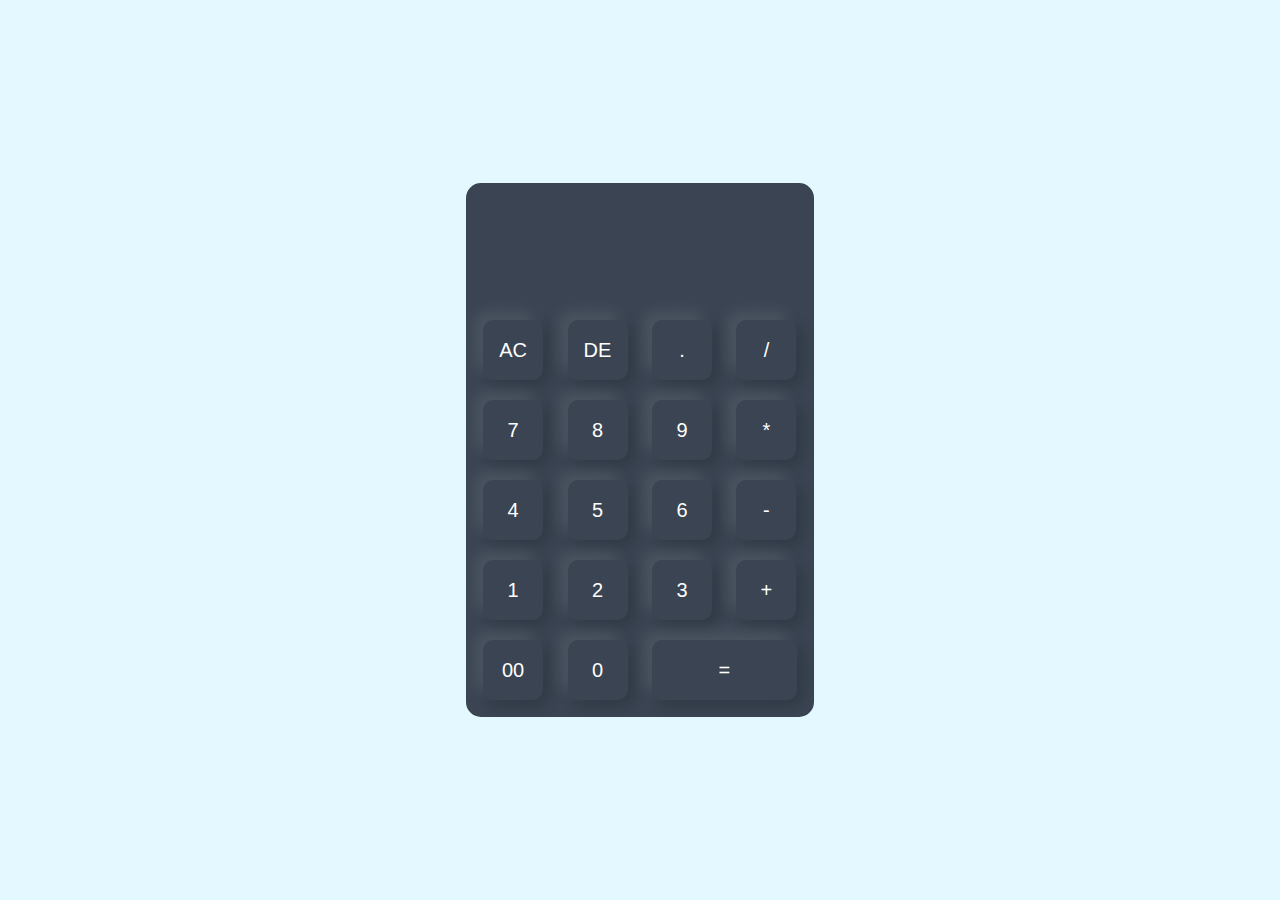
<file: WebDev_Week1/index.html>
<!DOCTYPE html>
<html>
    <head>
        <meta name="viewpoint" content="width=device-width, initial-scale=1.0">
        <title>
            Calculator using HTML, CSS, Javascript
        </title>
        <link rel="stylesheet" href="style.css">
    </head>
<body>

    <div class="container">
        <div class="calculator">
            <form>
                <div class="display">
                    <input type="text" name="display">
                </div>
                <div>
                    <input type="button" value="AC" onclick="display.value = '' ">
                    <input type="button" value="DE" onclick="display.value = display.value.toString().slice(0,-1)">
                    <input type="button" value="." onclick="display.value += '.' ">
                    <input type="button" value="/" onclick="display.value += '/' ">
                </div>
                <div>
                    <input type="button" value="7" onclick="display.value += '7' ">
                    <input type="button" value="8" onclick="display.value += '8' ">
                    <input type="button" value="9" onclick="display.value += '9' ">
                    <input type="button" value="*" onclick="display.value += '*' ">
                </div>
                <div>
                    <input type="button" value="4" onclick="display.value += '4' ">
                    <input type="button" value="5" onclick="display.value += '5' ">
                    <input type="button" value="6" onclick="display.value += '6' ">
                    <input type="button" value="-" onclick="display.value += '-' ">
                </div>
                <div>
                    <input type="button" value="1" onclick="display.value += '1' ">
                    <input type="button" value="2" onclick="display.value += '2' ">
                    <input type="button" value="3" onclick="display.value += '3' ">
                    <input type="button" value="+" onclick="display.value += '+' ">
                </div>
                <div>
                    <input type="button" value="00" onclick="display.value += '00' ">
                    <input type="button" value="0" onclick="display.value += '0' ">
                    <input type="button" value="=" class="equal">
                   
                </div>
            </form>
        </div>
    </div>

</body>
</html>
</file>
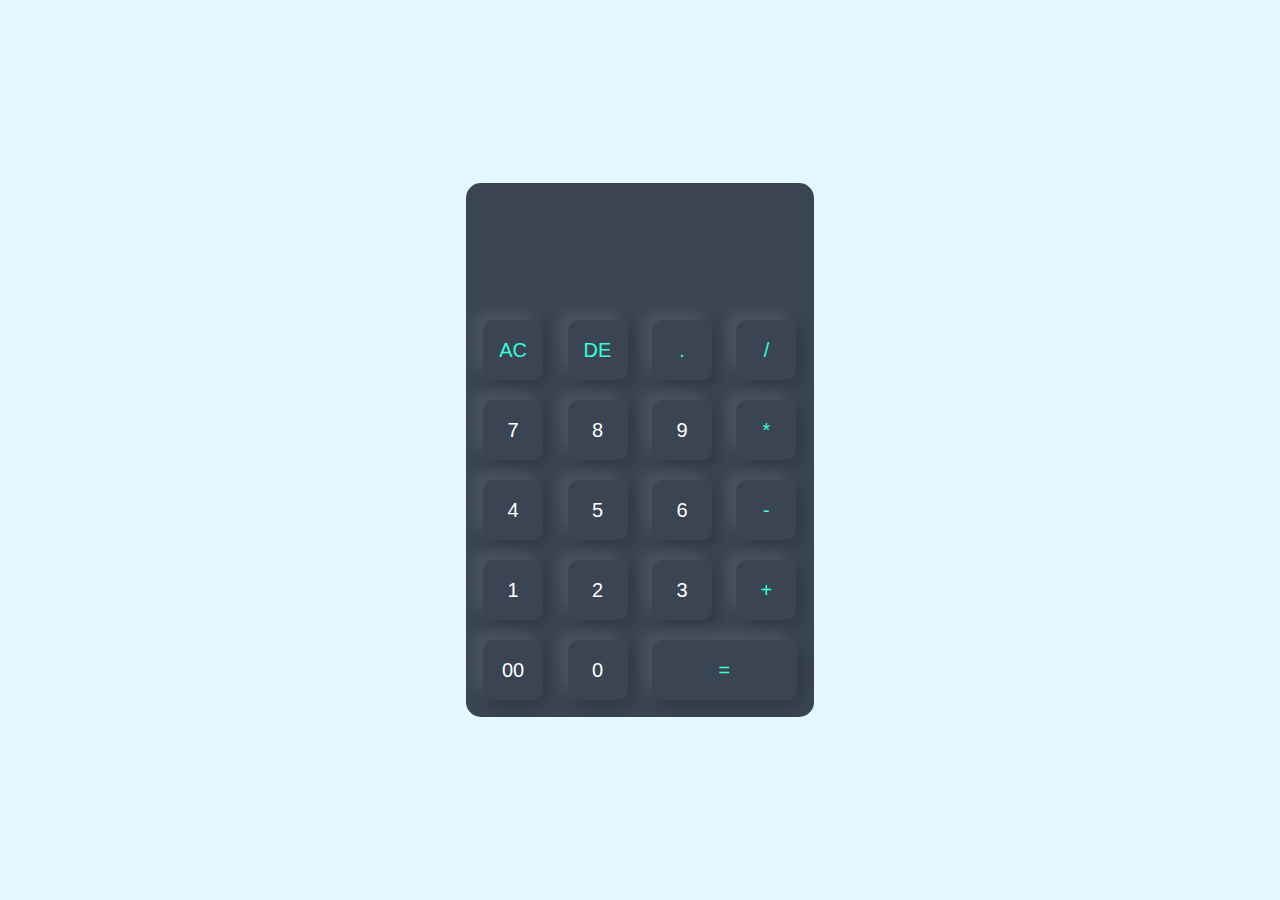
<file: WebDev_Week1/Calculator.html>
<!------------------------------- Simple Calculator using html, css, JS ---------------------------------->
<!DOCTYPE html>
<html>
    <head>
        <meta name="viewpoint" content="width=device-width, initial-scale=1.0">
        <title>
            Calculator using HTML, CSS, Javascript
        </title>
        <link rel="stylesheet" href="style.css">
    </head>
<body>

    <div class="container">
        <div class="calculator">
            <form>
                <div class="display">
                    <input type="text" name="display">
                </div>
                <div>
                    <input type="button" value="AC" onclick="display.value = '' " class="operator">
                    <input type="button" value="DE" onclick="display.value = display.value.toString().slice(0,-1)" class="operator">
                    <input type="button" value="." onclick="display.value += '.' " class="operator">
                    <input type="button" value="/" onclick="display.value += '/' " class="operator">
                </div>
                <div>
                    <input type="button" value="7" onclick="display.value += '7' ">
                    <input type="button" value="8" onclick="display.value += '8' ">
                    <input type="button" value="9" onclick="display.value += '9' ">
                    <input type="button" value="*" onclick="display.value += '*' " class="operator">
                </div>
                <div>
                    <input type="button" value="4" onclick="display.value += '4' ">
                    <input type="button" value="5" onclick="display.value += '5' ">
                    <input type="button" value="6" onclick="display.value += '6' ">
                    <input type="button" value="-" onclick="display.value += '-' " class="operator">
                </div>
                <div>
                    <input type="button" value="1" onclick="display.value += '1' ">
                    <input type="button" value="2" onclick="display.value += '2' ">
                    <input type="button" value="3" onclick="display.value += '3' ">
                    <input type="button" value="+" onclick="display.value += '+' " class="operator">
                </div>
                <div>
                    <input type="button" value="00" onclick="display.value += '00' ">
                    <input type="button" value="0" onclick="display.value += '0' ">
                    <input type="button" value="=" onclick = "display.value = eval(display.value)" class="equal operator">
                   
                </div>
            </form>
        </div>
    </div>

</body>
</html>
</file>
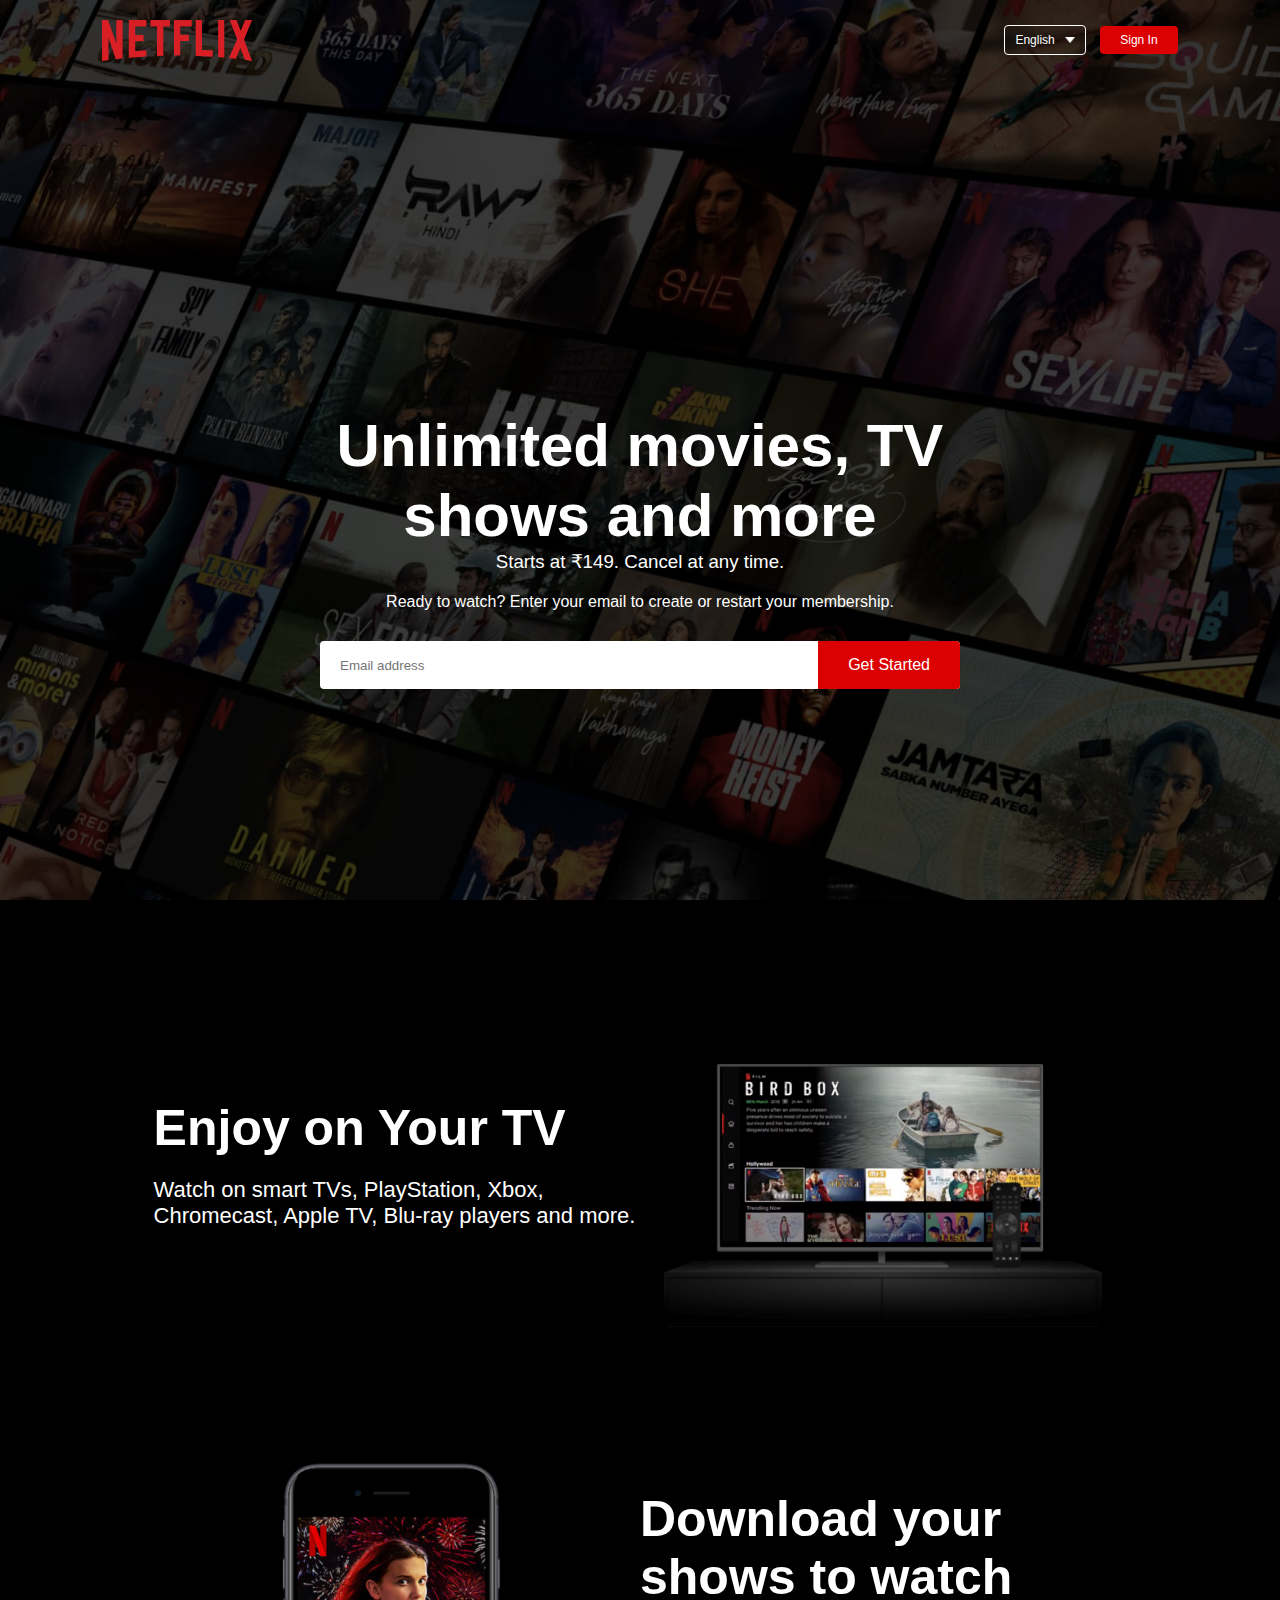
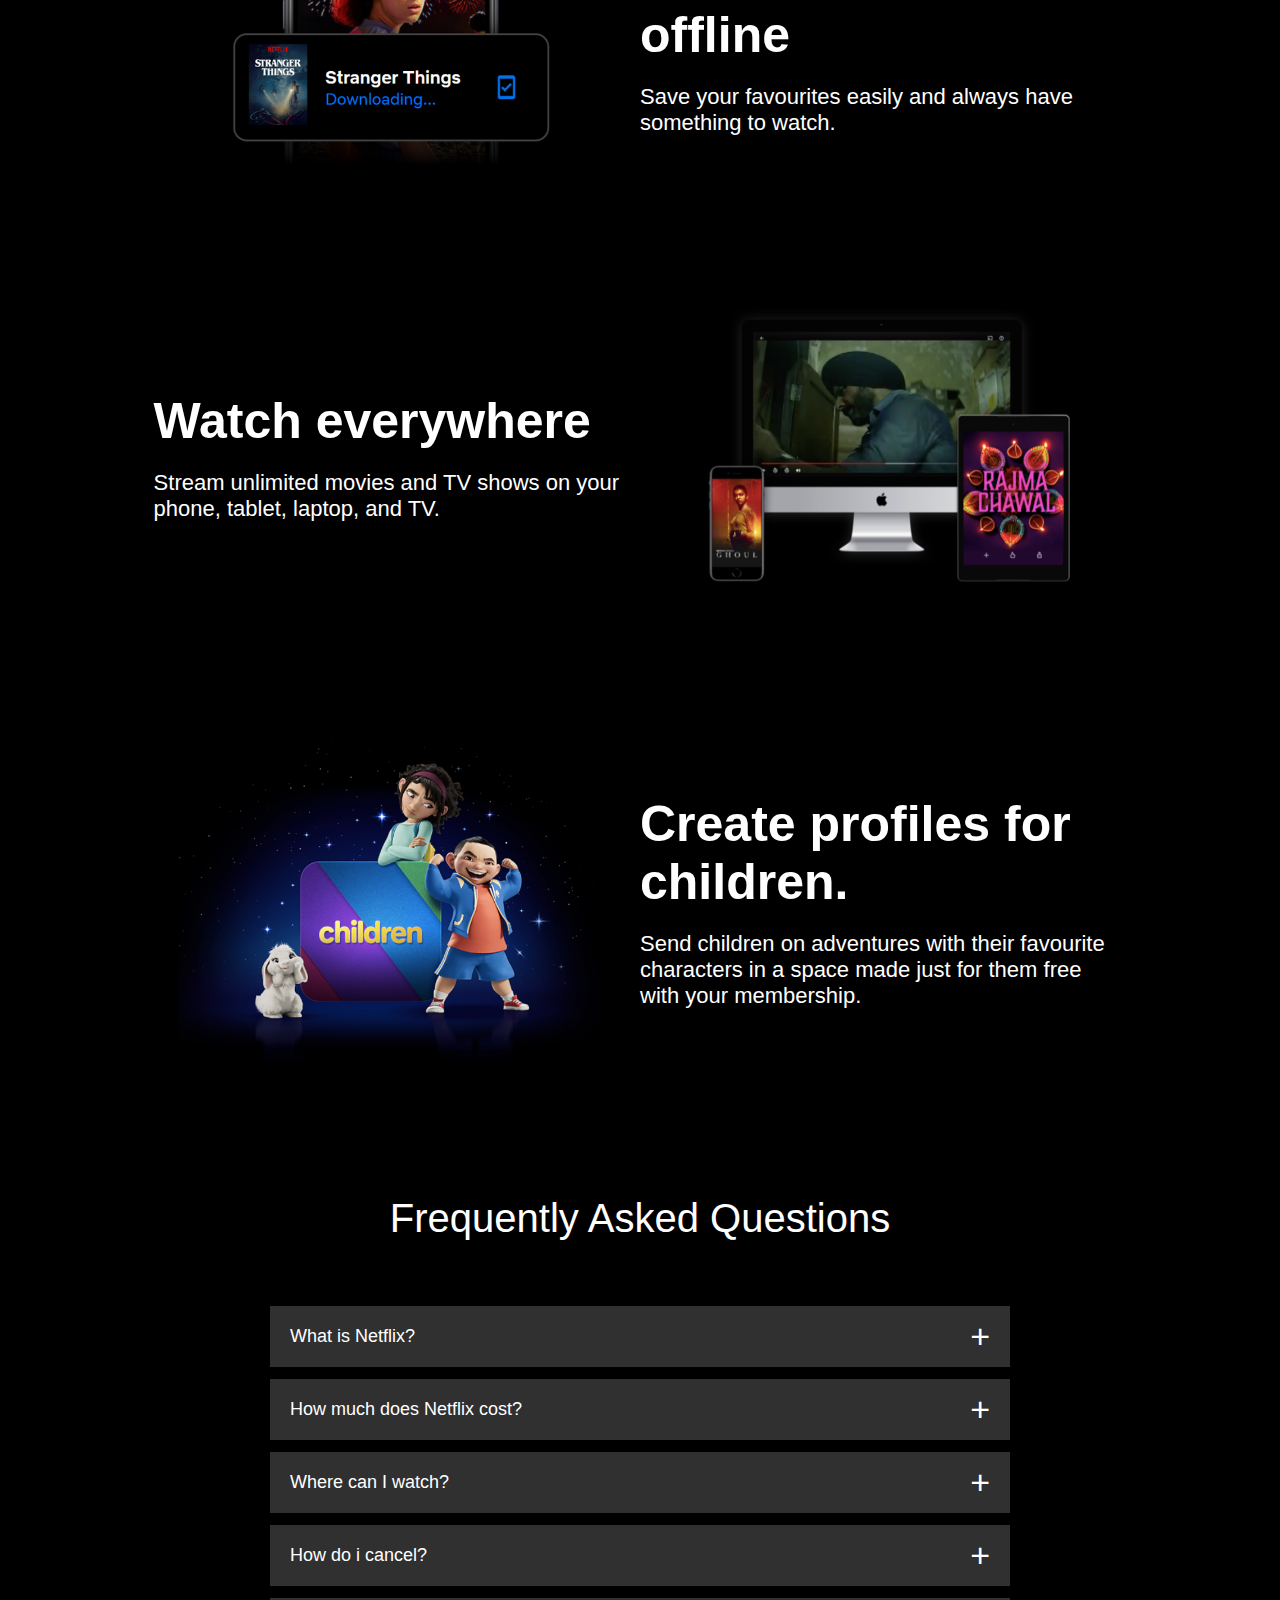
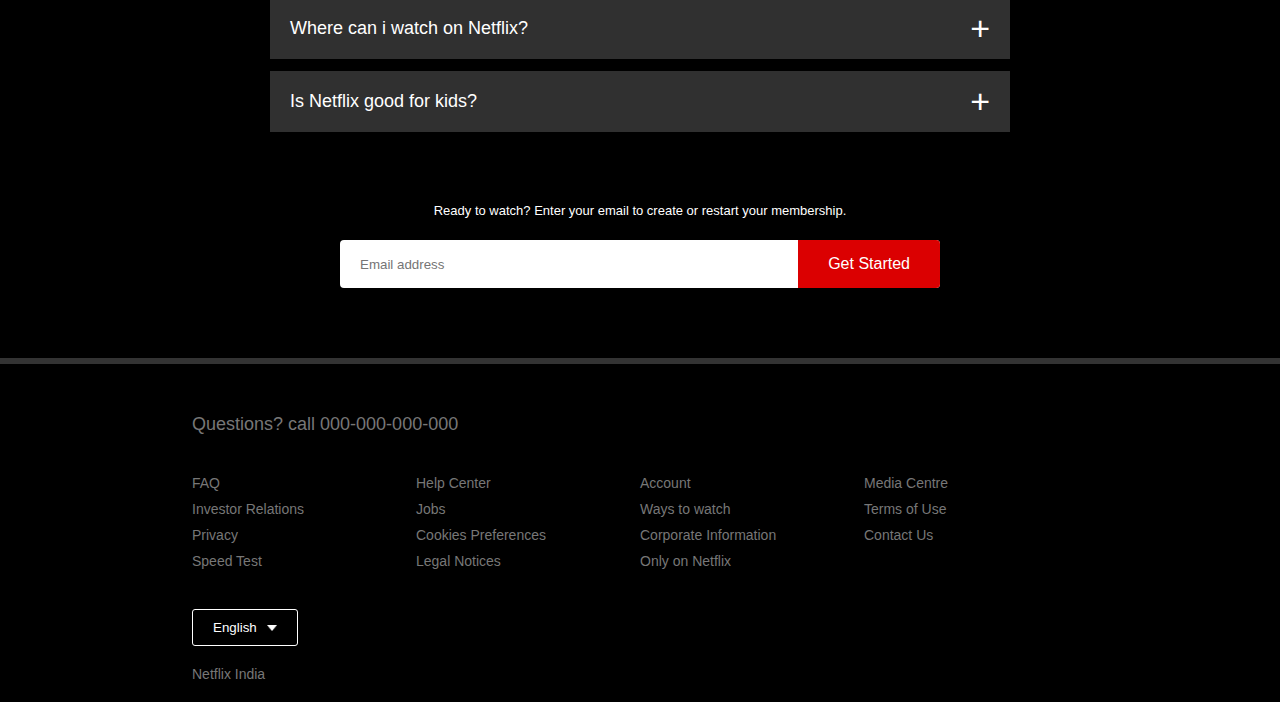
<file: WebDev_Week2/Netflix_clone.html>
<!---------------------------- NETFLIX CLONE WEBSITE Using HTML, CSS, JavaScript --------------------------------->
<!DOCTYPE html>
<html>
    <head>
        <meta name="viewpoint" content="width=device-width, initial-scale=1.0">
        <title>Netflix Website Clone</title>
        <link rel="stylesheet" href="Style.css">
    </head>
    <body>

        <div class="header">
            <nav>
                <img src="images/logo.png" class="logo">
                <div>
                    <button class="language-btn">English <img src="images/down-icon.png"></button>

                    <button>Sign In</button>
                </div>
            </nav>
            <div class="header-content">
                <h1>Unlimited movies, TV shows and more</h1>
                <h3>Starts at ₹149. Cancel at any time.</h3>
                <p>Ready to watch? Enter your email to create or restart your membership.</p>
                <form class="email-signup">
                    <input type="email" placeholder="Email address" required>
                    <button type="submit">Get Started</button>
                </form>
            </div>
        </div>
<!-- ----------------------------Features--------------------------------- -->
        <div class="features">
            <div class="row">
                <div class="text-col">
                    <h2>Enjoy on Your TV</h2>
                    <p>Watch on smart TVs, PlayStation, Xbox, Chromecast, Apple TV, Blu-ray players and more.</p>
                </div>
                <div class="img-col">
                    <img src="images/feature-1.png">
                </div>
            </div>
            <div class="row">
                <div class="img-col">
                    <img src="images/feature-2.png">
                </div>
                <div class="text-col">
                    <h2>Download your shows to watch offline</h2>
                    <p>Save your favourites easily and always have something to watch.</p>
                </div>              
            </div>
            <div class="row">
                <div class="text-col">
                    <h2>Watch everywhere</h2>
                    <p>Stream unlimited movies and TV shows on your phone, tablet, laptop, and TV.</p>
                </div>
                <div class="img-col">
                    <img src="images/feature-3.png">
                </div>
            </div>
            <div class="row">
                <div class="img-col">
                    <img src="images/feature-4.png">
                </div>
                <div class="text-col">
                    <h2>Create profiles for children.</h2>
                    <p>Send children on adventures with their favourite characters in a space made just for them free with your membership.</p>
                </div>               
            </div>           
        </div>
 <!-- ----------------------------------FAQ----------------------------------- -->
        <div class="faq">
            <h2>Frequently Asked Questions</h2>
            <ul class="accordian">
                <li>
                    <input type="radio" name="accordian" id="first">
                    <label for="first">What is Netflix?</label>
                    <div class="content">
                        <p>
                            Netflix is a streaming service that offers a wide variety of award-winning TV shows, movies, anime, documentaries and more – on thousands of internet-connected devices.
                                        You can watch as much as you want, whenever you want, without a single ad – all for one low monthly price. There's always something new to discover, and new TV shows and movies are added every week!
                        </p>
                    </div>
                </li>
                <li>
                    <input type="radio" name="accordian" id="second">
                    <label for="second">How much does Netflix cost?</label>
                    <div class="content">
                        <p>
                            Watch Netflix on your smartphone, tablet, Smart TV, laptop, or streaming device, all for one fixed monthly fee. Plans range from ₹149 to ₹649 a month. No extra costs, no contracts.
                        </p>
                    </div>
                </li>
                <li>
                    <input type="radio" name="accordian" id="third">
                    <label for="third">Where can I watch?</label>
                    <div class="content">
                        <p>
                            Watch anywhere, anytime. Sign in with your Netflix account to watch instantly on the web at netflix.com from your personal computer or on any internet-connected device that offers the Netflix app, including smart TVs, smartphones, tablets, streaming media players and game consoles.
                            You can also download your favourite shows with the iOS or Android app. Use downloads to watch while you're on the go and without an internet connection. Take Netflix with you anywhere.
                        </p>
                    </div>
                </li>
                <li>
                    <input type="radio" name="accordian" id="fourth">
                    <label for="fourth">How do i cancel?</label>
                    <div class="content">
                        <p>
                            Netflix is flexible. There are no annoying contracts and no commitments. You can easily cancel your account online in two clicks. 
                            There are no cancellation fees – start or stop your account anytime.
                        </p>
                    </div>
                </li>
                <li>
                    <input type="radio" name="accordian" id="fifth">
                    <label for="fifth">Where can i watch on Netflix?</label>
                    <div class="content">
                        <p>
                            Netflix has an extensive library of feature films, documentaries, TV shows, anime, award-winning Netflix originals, and more. 
                            Watch as much as you want, anytime you want.
                        </p>
                    </div>
                </li>
                <li>
                    <input type="radio" name="accordian" id="sixth">
                    <label for="sixth">Is Netflix good for kids?</label>
                    <div class="content">
                        <p>
                            The Netflix Kids experience is included in your membership to give parents control while kids enjoy family-friendly TV shows and films in their own space.
                            Kids profiles come with PIN-protected parental controls that let you restrict the maturity rating of content kids can watch and block specific titles you don’t want kids to see.
                        </p>
                    </div>
                </li>
            </ul>
            <small>Ready to watch? Enter your email to create or restart your membership.</small>
            <form class="email-signup">
                <input type="email" placeholder="Email address" required>
                <button type="submit">Get Started</button>
            </form>
        </div>

    <div class="footer">
        <h2>Questions? call 000-000-000-000</h2>
        <div class="row">
            <div class="col">
                <a href="#">FAQ</a>
                <a href="#">Investor Relations</a>
                <a href="#">Privacy</a>
                <a href="#">Speed Test</a>                
            </div>
            <div class="col">
                <a href="#">Help Center</a>
                <a href="#">Jobs</a>
                <a href="#">Cookies Preferences</a>
                <a href="#">Legal Notices</a>                
            </div>
            <div class="col">
                <a href="#">Account</a>
                <a href="#">Ways to watch</a>
                <a href="#">Corporate Information</a>
                <a href="#">Only on Netflix</a>                
            </div>
            <div class="col">
                <a href="#">Media Centre</a>
                <a href="#">Terms of Use</a>
                <a href="#">Contact Us</a>                
            </div>
        </div>
        <button class="language-btn">English <img src="images/down-icon.png"></button>
        <p class="copyright-txt">Netflix India</p>
    </div>

    </body>
</html>
</file>
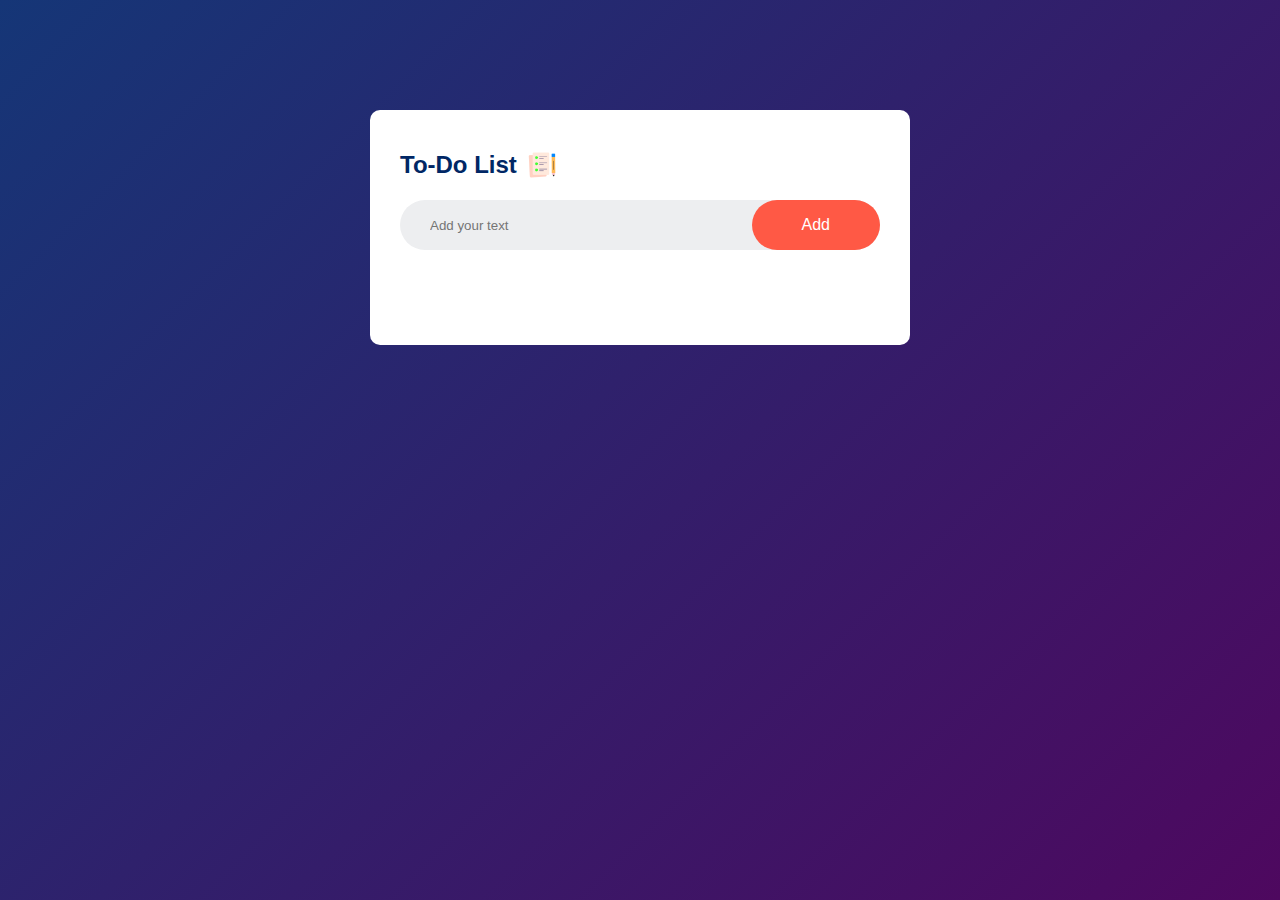
<file: WebDev_Week3/To-Do_list_app.html>
<!-- ------------------------------To-Do List App---------------------------------- -->
<!DOCTYPE html>
<html>
    <head>
        <meta name="viewport" content="width=device-width, initial-scale=1">
        <title>To-Do List App</title>
        <link rel="stylesheet" href="style.css">
    </head>
    <body>
        <div class="container">
            <div class="todo-app">
                <h2>To-Do List <img src="images/icon.png"></h2>
                <div class="row">
                    <input type="text" id="input-box" placeholder="Add your text">
                    <button onclick="addTask()">Add</button>
                </div>
                <ul id="list-container">
                    <!-- <li class="checked">Task 1</li>
                    <li>Task 2</li>
                    <li>Task 3</li> -->
                </ul>
            </div>
        </div>
        <script src="script.js"></script>
    </body>
</html>
</file>
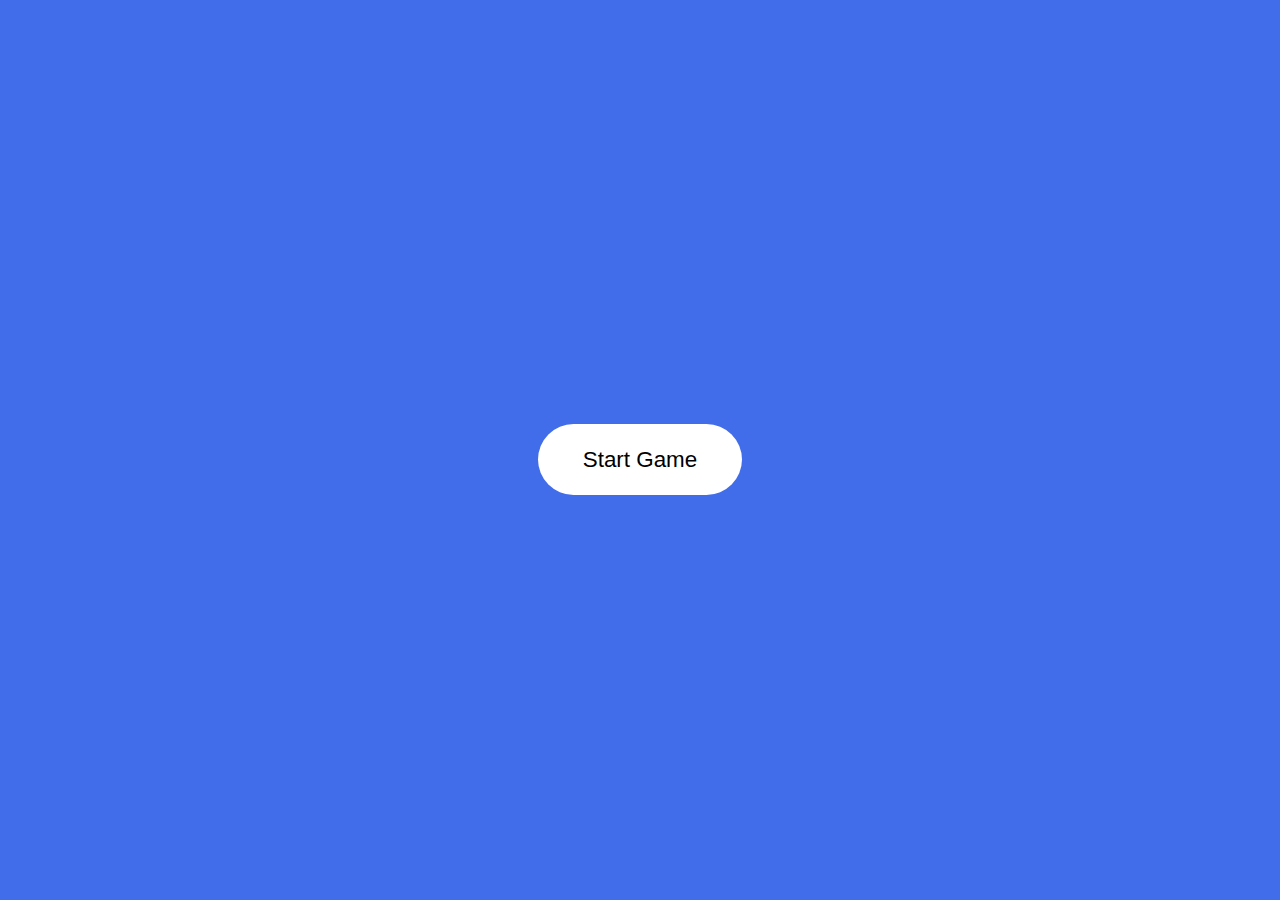
<file: WebDev_Week4/Connect_4.html>
<!DOCTYPE html>
<html lang="en">
  <head>
    <meta name="viewport" content="width=device-width, initial-scale=1.0" />
    <title>Connect 4</title>
    <!-- Google Fonts -->
    <link
      href="https://fonts.googleapis.com/css2?family=Poppins:wght@400;500&display=swap"
      rel="stylesheet"
    />
    <!-- Stylesheet -->
    <link rel="stylesheet" href="style.css" />
  </head>
  <body>
    <div class="wrapper">
      <div id="playerTurn">Demo Text</div>
      <div class="container"></div>
      <div id="information">
        <div class="player-wrappers">
          Player 1
          <div class="player1"></div>
        </div>
        <div class="player-wrappers">
          Player 2
          <div class="player2"></div>
        </div>
      </div>
    </div>
    <div class="startScreen">
      <div id="message"></div>
      <button id="start">Start Game</button>
    </div>
    <!-- Script -->
    <script src="script.js"></script>
  </body>
</html>
</file>
<file: WebDev_Week1/style.css>
*{
    margin: 0;
    padding: 0;
    font-family: 'Poppins', sans-serif;
    box-sizing: border-box;
}

.container{
    width: 100%;
    height: 100vh;
    background: #e3f9ff;
    display: flex;
    align-items: center;
    justify-content: center;
}

.calculator{
    background: #3a4452;
    padding: 7px;
    border-radius: 15px;

}
.calculator form input{
    border: 0;
    outline: 0;
    width: 60px;
    height: 60px;
    border-radius: 10px;
    box-shadow: -8px -8px 15px rgba(255, 255, 255, 0.1), 5px 5px 15px rgba(0, 0, 0, 0.2);
    background: transparent;
    font-size: 20px;
    color: #fff;
    cursor: pointer;
    margin: 10px;
}
form .display{
    display: flex;
    justify-content: flex-end;
    margin: 20px 0;
}
form .display input{
    text-align: right;
    flex: 1;
    font-size: 45px;
    box-shadow: none;
}

form input.equal{
    width: 145px;
}

form input.operator{
    color: #33ffd8;
}
</file>
<file: WebDev_Week2/Style.css>
*{
    margin: 0;
    padding: 0;
    font-family: 'poppins', sans-serif;
    box-sizing: border-box;
}
body{
    background: #000;
    color: #fff;
}
.header{
    width: 100%;
    height: 100vh;
    background-image: linear-gradient(rgba(0,0,0,0.7),rgba(0,0,0,0.7)), url(images/header-image.png);
    background-size: cover;
    background-position: center;
    padding: 10px 8%;
    position: relative;
}
nav{
    display: flex;
    align-items: center;
    justify-content: space-between;
    padding: 10px 0;
}
.logo{
    width: 150px;
    cursor: pointer;
}
nav button{
    border: 0;
    outline: 0;
    background: #db0001;
    color: #fff;
    padding: 7px 20px;
    font-size: 12px;
    border-radius: 4px;
    margin-left: 10px;
    cursor: pointer;
}
.language-btn{
    display: inline-flex;
    align-items: center;
    background: transparent;
    border: 1px solid #fff;
    padding: 7px 10px;
}
.language-btn img{
    width: 10px;
    margin-left: 10px;
}
.header-content{
    position: absolute;
    top: 50%;
    left: 50%;
    transform: translate(-50%, -50%);
    text-align: center;
    margin-top: 100px;
}
.header-content h1{
    font-size: 60px;
    line-height: 70px;
    font-weight: 600;
    max-width: 650px;
}
.header-content h3{
    font-weight: 400;
    margin-bottom: 20px;
}
.email-signup{
    background: #fff;
    border-radius: 4px;
    display: flex;
    align-items: center;
    margin-top: 30px;
    overflow: hidden;
}

.email-signup input{
    flex: 1;
    border: 0;
    outline: 0;
    margin-left: 20px;
}
.email-signup button{
    background: #db0001;
    border: 0;
    outline: 0;
    color:#fff;
    font-size: 16px;
    cursor: pointer;
    padding: 15px 30px;
}
.features{
    padding: 50px 12%;
    font-size: 22px;
}
.row{
    display: flex;
    width: 100%;
    align-items: center;
    flex-wrap: wrap;
    padding: 50px 0;

}
.text-col{
    flex-basis: 50%;
    margin-bottom: 20px;
}
.img-col{
    flex-basis: 50%;
    margin-bottom: 20px;
}
.img-col img{
    display: block;
    width: 90%;
    margin: auto;
}
.features h2{
    font-size: 50px;
    font-weight: 600;
    margin-bottom: 20px;
}
/* ---------------------FAQ------------------------ */
.faq{
    padding: 10px 12%;
    text-align: center;
    font-size: 18px;
}
.faq h2{
    font-weight: 500;
    font-size: 40px;
}
.accordian{
    margin: 60px auto;
    width: 100%;
    max-width: 750px;
}
.accordian li{
    list-style: none;
    width: 100%;
    padding: 5px;
}
.accordian li label{
    display: flex;
    align-items: center;
    padding: 20px;
    font-size: 18px;
    font-weight: 500;
    background: #303030;
    margin-bottom: 2px;
    cursor: pointer;
    position: relative;
}
label::after{
    content: '+';
    font-size: 34px;
    position: absolute;
    right: 20px;
    transition: transform 0.5s;
}
input[type="radio"]{
    display: none;
}
.accordian .content{
    background: #303030;
    text-align: left;
    padding: 0 20px;
    max-height: 0;
    overflow: hidden;
    transition: max-height 0.5s,padding 0.5s;
}
.accordian input[type="radio"]:checked + label + .content{
    max-height: 600px;
    padding: 30px 20px;

}
.accordian input[type="radio"]:checked + label::after{
    transform: rotate(135deg);
}
.faq .email-signup{
    max-width: 600px;
    margin: 20px auto 60px;

}
.faq small{
    font-size: 13px;
}
/* -----------------------Footer---------------------- */
.footer{
    padding: 50px 15% 10px;
    border-top: 6px solid #333;
    color: #777;
}
.footer h2{
    font-size: 18px;
    font-weight: 400;
    margin-bottom: 30px;
}
.footer .col{
    flex-basis: 25%;
    flex-grow: 1;
    margin-bottom: 20px;
}
.footer .col a{
    display: block;
    text-decoration: none;
    color:#777;
    font-size: 14px;
    margin-bottom: 10px;
}
.footer .row{
    align-items: flex-start;
    padding: 10px 0;
}
.footer .language-btn{
    color: #fff;
    padding: 10px 20px;
    border-radius: 3px;
}
.copyright-txt{
    font-size: 14px;
    margin-top: 20px;
    margin-bottom: 10px;
}

/* -------------------media-queries-for-small-screen----------------------------- */
@media only screen and (max-width: 600px){
    .logo{
        width: 100px;

    }
    nav button{
        padding: 5px 10px;
    }
    nav .language-btn{
        padding: 4px 8px;
    }
    .header-content{
        position: unset;
        transform: none;
        padding-top: 150px;
    }
    .header-content h1{
        font-size: 30px;
    }
    .email-signup button{
        font-size: 12px;
        padding: 10px 15px;
    }
    .text-col, .img-col{
        flex-basis: 100%;
    }
    .features h2{
        font-size: 30px;
    }
    .features p{
        font-size: 15px;
    }
    .row:nth-child(2), .row:nth-child(4){
        flex-direction: column-reverse;
    }
    .features .row{
        padding: 10px 0;
    }
    .faq h2{
        font-size: 20px;
    }
    .accordian .content{
        font-size: 14px;
    }
    .accordian li label{
        padding: 10px;
        font-size: 14px;
    }
    label::after{
        font-size: 22px;
    }
}
</file>
<file: WebDev_Week3/style.css>
*{
    margin: 0;
    padding: 0;
    font-family: 'Poppins', sans-serif;
    box-sizing: border-box;
}
.container{
    width: 100%;
    min-height: 100vh;
    background: linear-gradient(135deg, #153677, #4e085f);
    padding: 10px;
}
.todo-app{
    width: 100%;
    max-width: 540px;
    background: #fff;
    margin: 100px auto 20px;
    padding: 40px 30px 70px;
    border-radius: 10px;
}
.todo-app h2{
    color: #002765;
    display: flex;
    align-items: center;
    margin-bottom: 20px;
}
.todo-app h2 img{
    width: 30px;
    margin-left: 10px;
}
.row{
    display: flex;
    align-items: center;
    justify-content: space-between;
    background: #edeef0;
    border-radius: 30px;
    padding-left: 20px;
    margin-bottom: 25px;
}
input{
    flex: 1;
    border: none;
    outline: none;
    background: transparent;
    padding: 10px;
    font-weight: 14px;
}
button{
    border: none;
    outline: none;
    padding: 16px 50px;
    background: #ff5945;
    color: #fff;
    font-size: 16px;
    cursor: pointer;
    border-radius: 40px;
}
ul li{
    list-style: none;
    font-size: 17px;
    padding: 12px 8px 12px 50px;
    user-select: none;
    cursor: pointer;
    position: relative;
}
ul li::before{
    content: '';
    position: absolute;
    height: 28px;
    width: 28px;
    border-radius: 50%;
    background-image: url(images/unchecked.png);
    background-size: cover;
    background-position: center;
    top: 12px;
    left: 8px;
}
ul li.checked{
    color:#555;
    text-decoration: line-through;
}
ul li.checked::before{
    background-image: url(images/checked.png);
}
ul li span{
    position: absolute;
    right: 0;
    top: 5px;
    width: 40px;
    height: 40px;
    font-size: 22px;
    color: #555;
    line-height: 40px;
    text-align: center;
    border-radius: 50%;
}
ul li span:hover{
    background: #edeef0;
}
</file>
<file: WebDev_Week4/style.css>
body{
    margin: 0;
    padding: 0;
    font-family: "Poppins", sans-serif;
    background-color: #416cea;
}
.wrapper {
    width: 33.75em;
    background-color: #ffffff;
    position: absolute;
    padding: 2em;
    transform: translateX(-50%);
    left: 50%;
    top: 1.25em;
    border-radius: 0.5em;
  }
  .container {
    margin: 1.25em auto;
    width: 33.75em;
    border-radius: 0.6em;
    overflow: hidden;
    background-color: #416cea;
  }
  #information {
    display: grid;
    width: 100%;
    grid-template-columns: 1fr 1fr;
  }
  .player-wrappers {
    display: flex;
    align-items: center;
    flex-direction: column;
  }
  .player1:before {
    content: "";
    display: inline-block;
    width: 3.12em;
    height: 3.12em;
    border-radius: 50%;
    background: radial-gradient(#fff04e 1.12em, #ffc400 1.25em);
  }
  .player2:before {
    content: "";
    display: inline-block;
    width: 3.12em;
    height: 3.12em;
    border-radius: 50%;
    background: radial-gradient(#ff4747 1.12em, #c00303 1.25em);
  }
  #playerTurn {
    margin: 1em 0;
    text-align: right;
  }
  #playerTurn span {
    font-weight: 600;
  }
  .startScreen {
    position: absolute;
    top: 0;
    height: 100vh;
    width: 100vw;
    background-color: #416cea;
    display: flex;
    flex-direction: column;
    align-items: center;
    justify-content: center;
  }
  .startScreen button {
    background-color: #ffffff;
    font-size: 1.4em;
    padding: 1em 2em;
    border: none;
    outline: none;
    border-radius: 2em;
    cursor: pointer;
  }
  .grid-row {
    margin: 0 auto;
    display: flex;
  }
  .grid-box {
    width: 5em;
    height: 5em;
    display: grid;
    place-items: center;
    background: radial-gradient(white 1.37em, #416cea 1.43em);
    cursor: pointer;
  }
  .hide {
    display: none;
  }
  #message {
    margin-bottom: 1em;
    color: #ffffff;
    font-size: 1.2em;
  }
</file>
